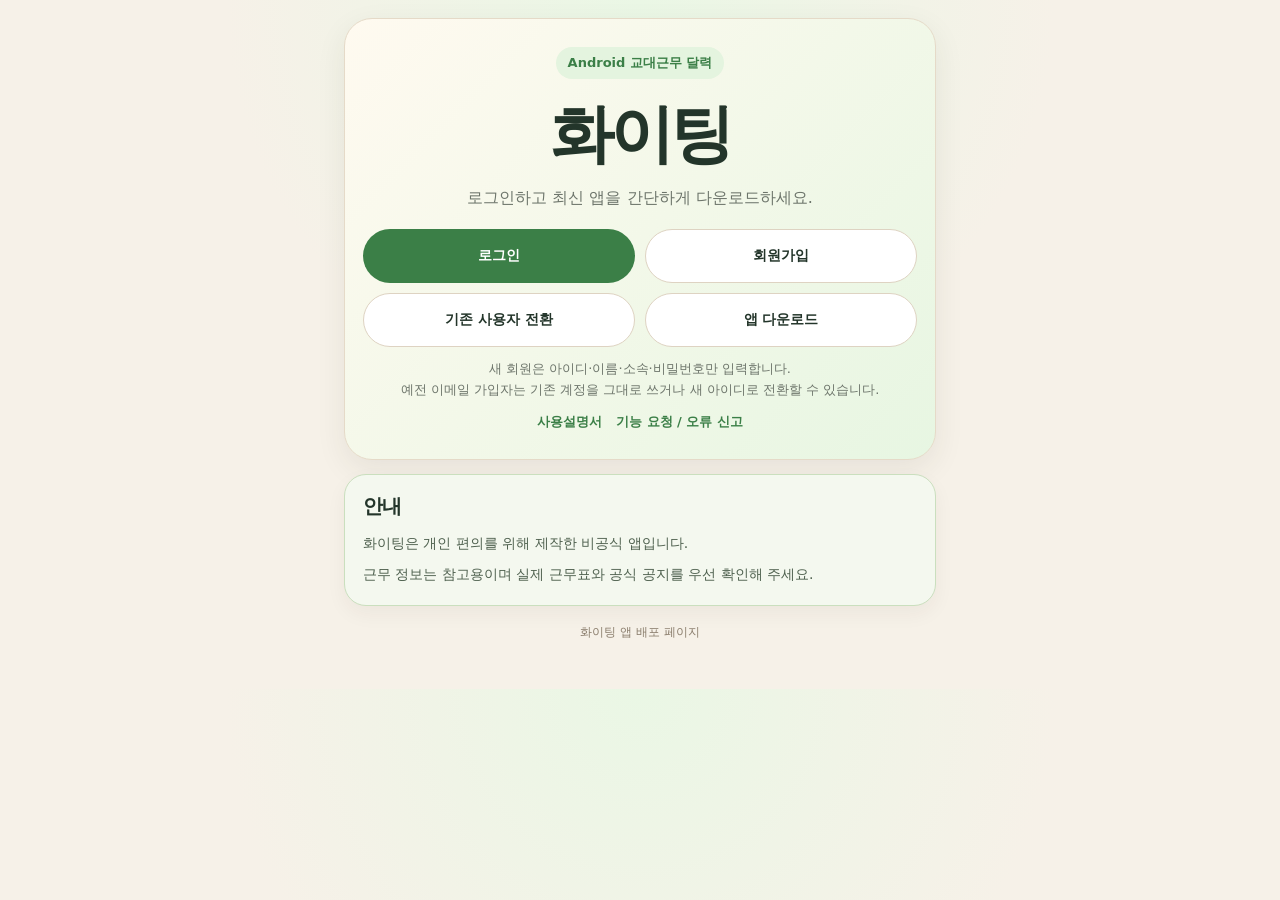
<file: index.html>
<!doctype html>
<html lang="ko">
<head>
  <meta charset="utf-8" />
  <meta name="viewport" content="width=device-width, initial-scale=1" />
  <title>화이팅 교대근무 앱</title>
  <link rel="stylesheet" href="style.css" />
  <style>
    .home-actions{display:grid;grid-template-columns:1fr 1fr;gap:10px;margin-top:18px}
    .home-actions .btn{width:100%;min-height:54px}
    .home-note{margin-top:12px;color:var(--muted);font-size:13px;line-height:1.6}
    .mini-links{margin-top:12px;display:flex;gap:14px;justify-content:center;flex-wrap:wrap;font-size:13px}
    .mini-links a{color:var(--green);font-weight:900;text-decoration:none}
    @media(max-width:620px){.home-actions{grid-template-columns:1fr}}
  </style>
</head>
<body>
  <main class="page narrow">
    <section class="hero">
      <div class="badge">Android 교대근무 달력</div>
      <h1>화이팅</h1>
      <p class="subtitle">로그인하고 최신 앱을 간단하게 다운로드하세요.</p>

      <div class="home-actions">
        <a class="btn primary" href="login.html">로그인</a>
        <a class="btn secondary" href="login.html?mode=signup">회원가입</a>
        <a class="btn secondary" href="login.html?mode=legacy">기존 사용자 전환</a>
        <a class="btn secondary" href="download.html">앱 다운로드</a>
      </div>

      <p class="home-note">새 회원은 아이디·이름·소속·비밀번호만 입력합니다.<br>예전 이메일 가입자는 기존 계정을 그대로 쓰거나 새 아이디로 전환할 수 있습니다.</p>

      <div class="mini-links">
        <a href="guide.html">사용설명서</a>
        <a href="request.html">기능 요청 / 오류 신고</a>
      </div>
    </section>

    <section class="card notice-card">
      <h2>안내</h2>
      <p>화이팅은 개인 편의를 위해 제작한 비공식 앱입니다.</p>
      <p>근무 정보는 참고용이며 실제 근무표와 공식 공지를 우선 확인해 주세요.</p>
    </section>

    <footer><p>화이팅 앱 배포 페이지</p></footer>
  </main>

</body>
</html>
</file>
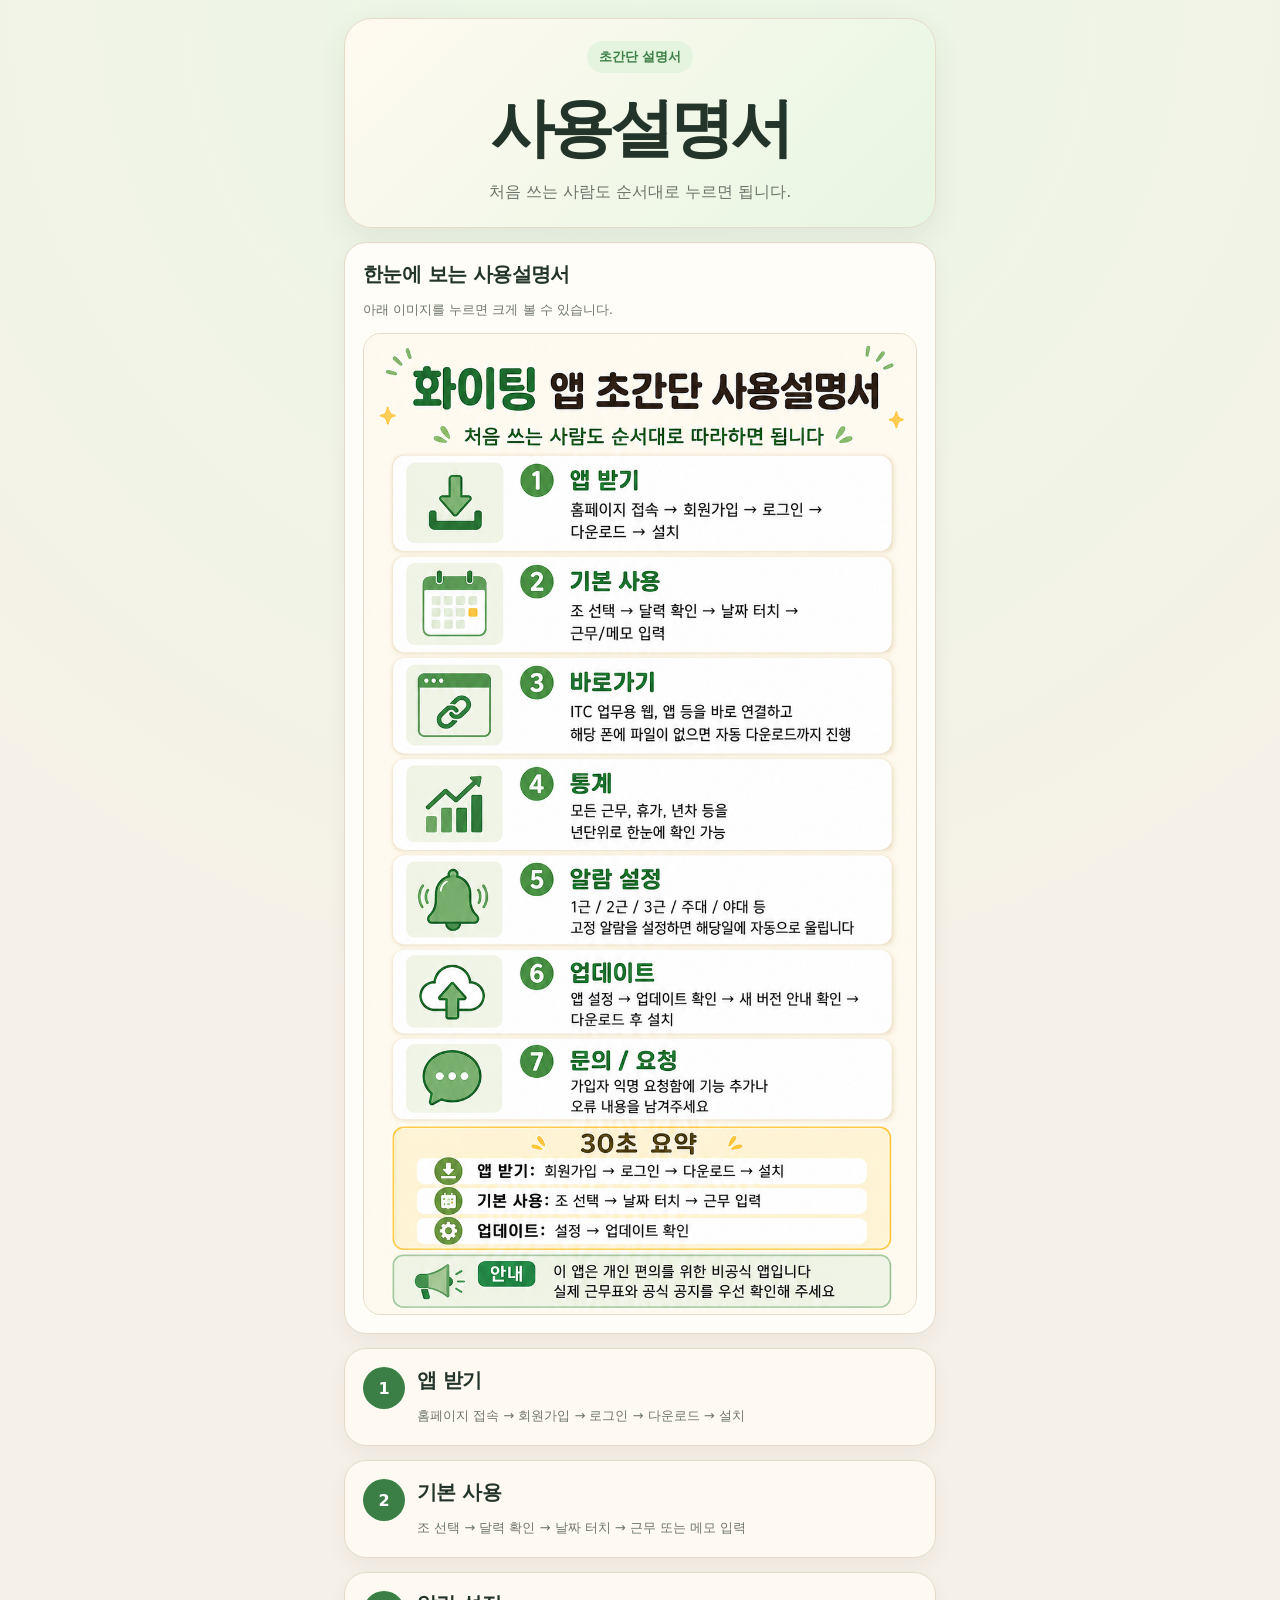
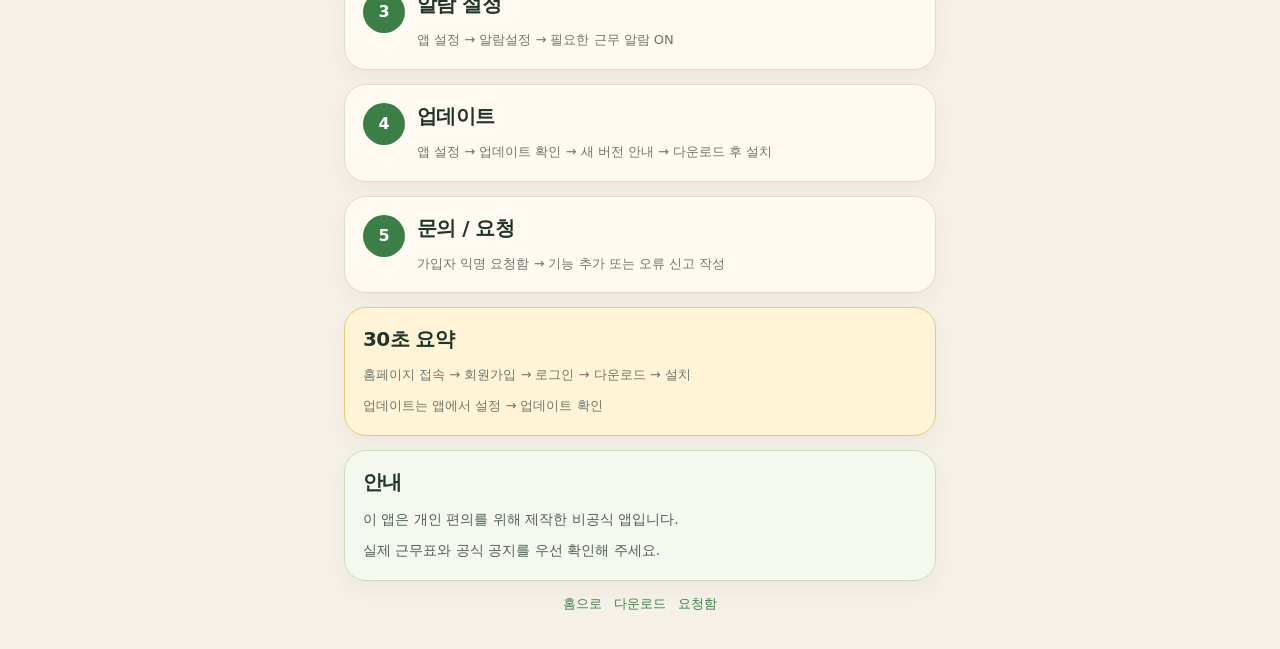
<file: guide.html>
<!doctype html>
<html lang="ko">
<head>
  <meta charset="utf-8" />
  <meta name="viewport" content="width=device-width, initial-scale=1" />
  <title>화이팅 사용설명서</title>
  <link rel="stylesheet" href="style.css" />
</head>
<body>
  <main class="page narrow">
    <section class="hero small-hero">
      <div class="badge">초간단 설명서</div>
      <h1>사용설명서</h1>
      <p class="subtitle">처음 쓰는 사람도 순서대로 누르면 됩니다.</p>
    </section>

    <section class="card guide-image-card">
      <h2>한눈에 보는 사용설명서</h2>
      <p class="small">아래 이미지를 누르면 크게 볼 수 있습니다.</p>
      <a class="guide-image-link" href="hwaiting-guide-quick.png" target="_blank" rel="noopener">
        <img class="guide-main-image" src="hwaiting-guide-quick.png" alt="화이팅 앱 초간단 사용설명서 이미지" />
      </a>
    </section>

    <section class="card">
      <div class="guide-step">
        <div class="guide-num">1</div>
        <div>
          <h2>앱 받기</h2>
          <p class="small">홈페이지 접속 → 회원가입 → 로그인 → 다운로드 → 설치</p>
        </div>
      </div>
    </section>

    <section class="card">
      <div class="guide-step">
        <div class="guide-num">2</div>
        <div>
          <h2>기본 사용</h2>
          <p class="small">조 선택 → 달력 확인 → 날짜 터치 → 근무 또는 메모 입력</p>
        </div>
      </div>
    </section>

    <section class="card">
      <div class="guide-step">
        <div class="guide-num">3</div>
        <div>
          <h2>알람 설정</h2>
          <p class="small">앱 설정 → 알람설정 → 필요한 근무 알람 ON</p>
        </div>
      </div>
    </section>

    <section class="card">
      <div class="guide-step">
        <div class="guide-num">4</div>
        <div>
          <h2>업데이트</h2>
          <p class="small">앱 설정 → 업데이트 확인 → 새 버전 안내 → 다운로드 후 설치</p>
        </div>
      </div>
    </section>

    <section class="card">
      <div class="guide-step">
        <div class="guide-num">5</div>
        <div>
          <h2>문의 / 요청</h2>
          <p class="small">가입자 익명 요청함 → 기능 추가 또는 오류 신고 작성</p>
        </div>
      </div>
    </section>

    <section class="card summary-box">
      <h2>30초 요약</h2>
      <p class="small">홈페이지 접속 → 회원가입 → 로그인 → 다운로드 → 설치</p>
      <p class="small top-gap">업데이트는 앱에서 설정 → 업데이트 확인</p>
    </section>

    <section class="card notice-card">
      <h2>안내</h2>
      <p>이 앱은 개인 편의를 위해 제작한 비공식 앱입니다.</p>
      <p>실제 근무표와 공식 공지를 우선 확인해 주세요.</p>
    </section>

    <div class="text-links">
      <a href="index.html">홈으로</a>
      <a href="download.html">다운로드</a>
      <a href="request.html">요청함</a>
    </div>
  </main>
</body>
</html>
</file>
<file: style.css>
* { box-sizing: border-box; }

:root {
  --bg: #f6f1e8;
  --card: #fffaf1;
  --card2: #ffffff;
  --text: #23352a;
  --muted: #6d756b;
  --green: #3b7f47;
  --green2: #e4f4df;
  --line: #e5dac8;
  --warn: #fff4d7;
  --danger: #d65d65;
}

body {
  margin: 0;
  font-family: system-ui, -apple-system, BlinkMacSystemFont, "Segoe UI", sans-serif;
  background: radial-gradient(circle at top, #eaf7e5 0, #f6f1e8 44%, #f6f1e8 100%);
  color: var(--text);
}

.page {
  width: min(920px, 100%);
  margin: 0 auto;
  padding: 18px 14px 36px;
}

.page.narrow { width: min(620px, 100%); }

.hero {
  background: linear-gradient(135deg, #fffaf0, #e7f6e2);
  border: 1px solid var(--line);
  border-radius: 28px;
  padding: 28px 18px;
  text-align: center;
  box-shadow: 0 10px 30px rgba(50, 45, 35, 0.08);
}

.small-hero { padding: 22px 18px; }

.badge {
  display: inline-block;
  padding: 7px 12px;
  border-radius: 999px;
  background: var(--green2);
  color: var(--green);
  font-size: 13px;
  font-weight: 900;
}

h1 {
  margin: 12px 0 8px;
  font-size: clamp(38px, 10vw, 64px);
  letter-spacing: -0.06em;
}

h2 {
  margin: 0 0 12px;
  font-size: 20px;
  letter-spacing: -0.03em;
}

.subtitle {
  margin: 0 auto;
  max-width: 640px;
  font-size: 16px;
  line-height: 1.55;
  color: var(--muted);
}

.actions {
  margin-top: 18px;
  display: flex;
  gap: 10px;
  justify-content: center;
  flex-wrap: wrap;
}

.actions.left { justify-content: flex-start; }
.actions.no-top { margin-top: 10px; }

.btn {
  display: inline-flex;
  align-items: center;
  justify-content: center;
  min-width: 132px;
  min-height: 46px;
  padding: 0 16px;
  border-radius: 999px;
  text-decoration: none;
  font-weight: 900;
  border: 1px solid transparent;
  cursor: pointer;
  font-size: 14px;
  font-family: inherit;
}

.btn.primary { background: var(--green); color: white; }
.btn:disabled { opacity: 0.55; cursor: not-allowed; filter: grayscale(0.15); }
.btn.secondary { background: white; color: var(--text); border-color: #ded3c2; }
.btn.danger { background: var(--danger); color: white; }
.btn.full { width: 100%; }
.btn.mini { min-width: 76px; min-height: 36px; padding: 0 12px; font-size: 12px; }

.text-links {
  margin-top: 14px;
  display: flex;
  justify-content: center;
  gap: 12px;
  flex-wrap: wrap;
  color: var(--muted);
  font-size: 13px;
}

.text-links a,
.text-links button {
  border: 0;
  background: transparent;
  color: var(--green);
  font-weight: 900;
  font: inherit;
  cursor: pointer;
  text-decoration: none;
  padding: 0;
}

.card {
  margin-top: 14px;
  background: var(--card);
  border: 1px solid var(--line);
  border-radius: 22px;
  padding: 18px;
  box-shadow: 0 8px 20px rgba(50, 45, 35, 0.05);
}

.card.white { background: white; }

.notice-card {
  background: #f4f8ef;
  border-color: #cadfbe;
}

.notice-card p {
  margin: 8px 0 0;
  line-height: 1.65;
  color: #4f614f;
  font-size: 14px;
}

.version-grid {
  display: grid;
  grid-template-columns: repeat(3, 1fr);
  gap: 9px;
}

.version-grid > div {
  background: #f4ead9;
  border-radius: 18px;
  padding: 14px;
}

.label {
  display: block;
  font-size: 12px;
  color: #7a6b56;
  margin-bottom: 5px;
}

strong { font-size: 18px; }

.feature-list, .changelog, .install-list {
  margin: 0;
  padding-left: 22px;
  line-height: 1.75;
}

.form { display: grid; gap: 10px; }

input, select, textarea {
  width: 100%;
  border-radius: 14px;
  border: 1px solid #dacdbb;
  background: white;
  color: var(--text);
  padding: 12px 13px;
  font-size: 15px;
  outline: none;
  font-family: inherit;
}

input, select { min-height: 46px; }

textarea {
  min-height: 140px;
  resize: vertical;
  line-height: 1.5;
}

input:focus, select:focus, textarea:focus {
  border-color: var(--green);
  box-shadow: 0 0 0 3px rgba(59, 127, 71, 0.14);
}

.small {
  margin: 0;
  color: var(--muted);
  font-size: 13px;
  line-height: 1.6;
}

.top-gap { margin-top: 10px; }

.list { display: grid; gap: 10px; margin-top: 12px; }

.item {
  display: flex;
  gap: 10px;
  align-items: center;
  justify-content: space-between;
  background: #f4ead9;
  border: 1px solid #e1d3bf;
  border-radius: 16px;
  padding: 12px;
}

.item.vertical {
  align-items: stretch;
  flex-direction: column;
}

.item-head {
  display: flex;
  gap: 8px;
  justify-content: space-between;
  align-items: center;
}

.meta {
  margin-top: 4px;
  font-size: 12px;
  color: var(--muted);
  line-height: 1.4;
}

.status {
  display: inline-flex;
  align-items: center;
  justify-content: center;
  border-radius: 999px;
  background: #eadfcf;
  color: #5c5044;
  padding: 4px 9px;
  font-size: 12px;
  font-weight: 900;
  white-space: nowrap;
}

.status.progress { background: #d9e8ff; color: #285c99; }
.status.done { background: #dff0d8; color: #2f6b3c; }
.status.hold { background: #ffe0e4; color: #9b3e4b; }

.request-content {
  white-space: pre-wrap;
  line-height: 1.55;
  font-size: 14px;
  color: var(--text);
  background: rgba(255,255,255,0.6);
  border-radius: 14px;
  padding: 10px;
  margin-top: 8px;
}

.mode-grid {
  display: grid;
  gap: 10px;
  grid-template-columns: 1fr 1fr;
}

.mode-card {
  border: 1px solid var(--line);
  background: white;
  border-radius: 22px;
  padding: 18px;
  text-align: left;
  cursor: pointer;
}

.mode-card b {
  display: block;
  font-size: 20px;
  margin-bottom: 6px;
}

.mode-card span {
  display: block;
  color: var(--muted);
  font-size: 13px;
  line-height: 1.45;
}

.done-card {
  text-align: center;
  background: white;
}

.download-title {
  font-size: 28px;
  margin: 4px 0 8px;
  letter-spacing: -0.04em;
}

.guide-step {
  display: grid;
  grid-template-columns: 42px 1fr;
  gap: 12px;
  align-items: start;
}

.guide-num {
  width: 42px;
  height: 42px;
  border-radius: 50%;
  display: inline-flex;
  align-items: center;
  justify-content: center;
  background: var(--green);
  color: white;
  font-weight: 900;
}

.summary-box {
  background: var(--warn);
  border-color: #e8ca71;
}

.guide-image-card {
  background: #fffdf7;
}

.guide-image-link {
  display: block;
  margin-top: 12px;
  border-radius: 18px;
  overflow: hidden;
  border: 1px solid var(--line);
  background: white;
}

.guide-main-image {
  display: block;
  width: 100%;
  height: auto;
}

footer {
  text-align: center;
  margin-top: 18px;
  color: #8a7d6c;
  font-size: 12px;
}

.hidden { display: none !important; }

@media (max-width: 620px) {
  .version-grid, .mode-grid { grid-template-columns: 1fr; }
  .hero { padding: 24px 16px; }
  .btn { width: 100%; }
  .item { align-items: stretch; flex-direction: column; }
  .text-links { flex-direction: column; align-items: center; gap: 8px; }
}
</file>
